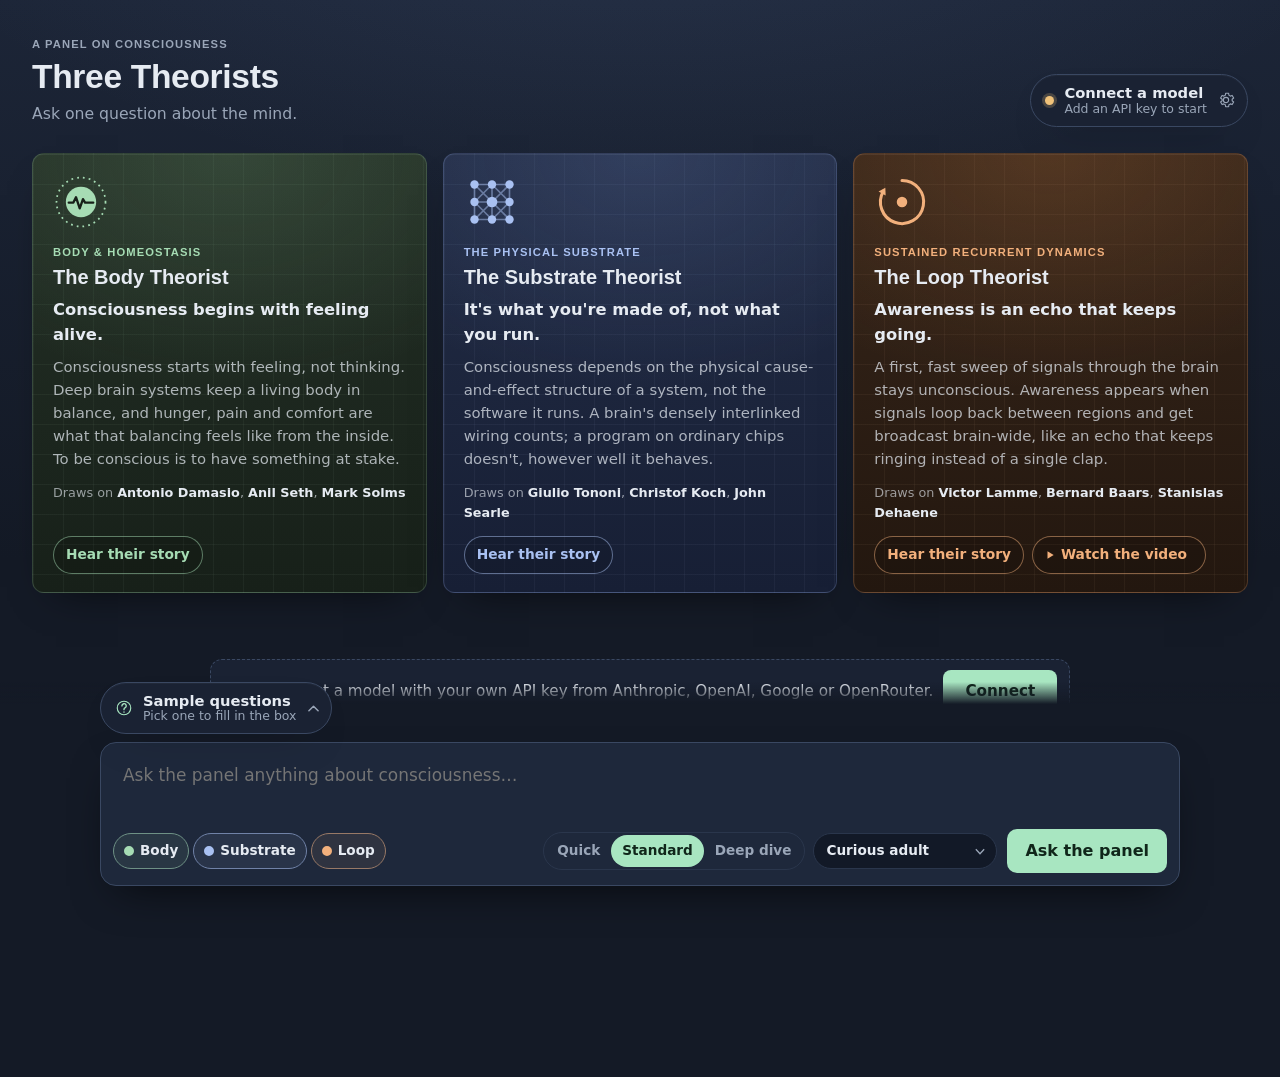
<file: index.html>
<!doctype html>
<html lang="en">
<head>
  <meta charset="utf-8">
  <meta name="viewport" content="width=device-width, initial-scale=1">
  <title>Three Theorists</title>
  <meta name="description" content="Ask a question about consciousness and hear it answered, in plain language, by three schools of thought: body and homeostasis, the physical substrate, and sustained recurrent dynamics.">
  <meta name="color-scheme" content="dark">
  <!-- Keys live in this page, so it may only talk to the four AI providers (and load its fonts). -->
  <meta http-equiv="Content-Security-Policy" content="default-src 'self'; script-src 'self'; style-src 'self' 'unsafe-inline' https://fonts.googleapis.com; font-src https://fonts.gstatic.com; img-src 'self' data:; connect-src https://api.anthropic.com https://api.openai.com https://generativelanguage.googleapis.com https://openrouter.ai; object-src 'none'; base-uri 'none'">
  <meta name="referrer" content="strict-origin-when-cross-origin">
  <link rel="icon" href="favicon.svg" type="image/svg+xml">
  <link rel="preconnect" href="https://fonts.googleapis.com">
  <link rel="preconnect" href="https://fonts.gstatic.com" crossorigin>
  <link rel="stylesheet" href="https://fonts.googleapis.com/css2?family=Schibsted+Grotesk:wght@500;600;650;700&family=Atkinson+Hyperlegible+Next:ital,wght@0,400;0,600;0,700;1,400&family=Atkinson+Hyperlegible+Mono:wght@400;600&display=swap">
  <link rel="stylesheet" href="css/app.css?v=5">
  <script type="module" src="js/app.js?v=5"></script>
</head>
<body>
  <a class="skip" href="#composer-input">Skip to the question box</a>

  <header class="masthead">
    <div class="brand">
      <p class="eyebrow">A panel on consciousness</p>
      <h1>Three Theorists</h1>
      <p class="tagline">Ask one question about the mind.</p>
    </div>
    <button class="connection" id="connection" type="button" aria-haspopup="dialog">
      <span class="connection-dot" aria-hidden="true"></span>
      <span class="connection-text">
        <span class="connection-label" id="connection-label">Connect a model</span>
        <span class="connection-detail" id="connection-detail">Add an API key to start</span>
      </span>
      <svg class="gear" viewBox="0 0 24 24" aria-hidden="true"><path d="M12 8.5a3.5 3.5 0 1 0 0 7 3.5 3.5 0 0 0 0-7Zm8.3 4.6-.1-2.2 2-1.5-2-3.5-2.4.9a8 8 0 0 0-1.9-1.1L15.5 3h-4l-.4 2.7c-.7.3-1.3.6-1.9 1.1l-2.4-.9-2 3.5 2 1.5a7.9 7.9 0 0 0 0 2.2l-2 1.5 2 3.5 2.4-.9c.6.5 1.2.8 1.9 1.1l.4 2.7h4l.4-2.7c.7-.3 1.3-.6 1.9-1.1l2.4.9 2-3.5-2-1.5Z" fill="none" stroke="currentColor" stroke-width="1.5" stroke-linejoin="round"/></svg>
    </button>
  </header>

  <section class="panel" aria-label="The panelists" id="panel"></section>

  <main class="thread" id="thread"></main>
  <p class="visually-hidden" id="announcer" role="status" aria-live="polite"></p>
  <div class="toast" id="toast" role="status" aria-live="polite" hidden></div>

  <form class="composer" id="composer" autocomplete="off">
    <div class="samples" id="samples">
      <button class="pill samples-toggle" id="samples-toggle" type="button" aria-haspopup="menu" aria-expanded="false" aria-controls="samples-menu">
        <svg class="pill-icon" viewBox="0 0 24 24" aria-hidden="true"><path d="M9.2 9.2a2.9 2.9 0 1 1 4.1 2.6c-.8.4-1.3 1.1-1.3 2v.4M12 17.3v.2" fill="none" stroke="currentColor" stroke-width="1.8" stroke-linecap="round"/><circle cx="12" cy="12" r="9" fill="none" stroke="currentColor" stroke-width="1.5"/></svg>
        <span class="pill-text">
          <span class="pill-label">Sample questions</span>
          <span class="pill-detail">Pick one to fill in the box</span>
        </span>
        <svg class="pill-chevron" viewBox="0 0 12 8" aria-hidden="true"><path d="M1 6.5 6 1.5l5 5" fill="none" stroke="currentColor" stroke-width="1.6" stroke-linecap="round" stroke-linejoin="round"/></svg>
      </button>
      <ul class="samples-menu" id="samples-menu" role="menu" aria-labelledby="samples-toggle" hidden></ul>
    </div>
    <div class="composer-inner">
      <label class="visually-hidden" for="composer-input">Your question for the panel</label>
      <textarea id="composer-input" rows="2" maxlength="2000" placeholder="Ask the panel anything about consciousness…"></textarea>
      <div class="composer-row">
        <fieldset class="who" id="who">
          <legend class="visually-hidden">Who answers</legend>
        </fieldset>
        <button class="tune-toggle" id="tune-toggle" type="button" aria-expanded="false" aria-controls="tuning" aria-label="Answer length and level">
          <svg viewBox="0 0 24 24" aria-hidden="true"><path d="M4 7h10M18 7h2M4 17h4M12 17h8" stroke="currentColor" stroke-width="1.8" stroke-linecap="round"/><circle cx="16" cy="7" r="2.2" fill="none" stroke="currentColor" stroke-width="1.8"/><circle cx="10" cy="17" r="2.2" fill="none" stroke="currentColor" stroke-width="1.8"/></svg>
        </button>
        <div class="tuning" id="tuning">
          <fieldset class="segmented" id="length">
            <legend class="visually-hidden">Answer length</legend>
          </fieldset>
          <label class="visually-hidden" for="level">Explain it for</label>
          <select id="level" class="level"></select>
        </div>
        <button class="ask" id="ask" type="submit">Ask<span class="ask-more"> the panel</span></button>
      </div>
    </div>
  </form>

  <dialog class="settings" id="settings" aria-labelledby="settings-title">
    <form method="dialog" class="settings-form" id="settings-form">
      <header class="settings-head">
        <h2 id="settings-title">Connect a model</h2>
        <button class="icon-button" type="button" id="close-settings" aria-label="Close settings">×</button>
      </header>
      <p class="settings-lede" id="settings-lede">All three theorists run on the model you pick here. This page has no server: your key goes only to the provider you choose.</p>

      <label class="field">
        <span class="field-label">Provider</span>
        <select id="provider"></select>
      </label>

      <div class="field">
        <label class="field-label" for="api-key">API key</label>
        <div class="key-row">
          <input id="api-key" type="password" autocomplete="off" spellcheck="false" autocapitalize="off" placeholder="Paste your key">
          <button class="quiet" type="button" id="toggle-key" aria-pressed="false">Show</button>
        </div>
        <p class="field-hint"><span id="key-hint"></span> <a id="keys-link" href="#" target="_blank" rel="noopener noreferrer">Get a key</a></p>
        <label class="check">
          <input type="checkbox" id="remember">
          <span>Remember the key on this device. Otherwise it's forgotten when you close this tab.</span>
        </label>
      </div>

      <div class="field">
        <div class="field-label-row">
          <label class="field-label" for="model">Model</label>
          <button class="quiet" type="button" id="load-models">Load models</button>
        </div>
        <input id="model-filter" class="model-filter" type="search" placeholder="Filter models" aria-label="Filter models" hidden>
        <select id="model" disabled>
          <option value="">Load models to choose one</option>
        </select>
        <p class="field-status" id="model-status" role="status"></p>
      </div>

      <footer class="settings-foot">
        <button class="quiet danger" type="button" id="forget-key">Forget this key</button>
        <button class="primary" type="button" id="save-settings">Save</button>
      </footer>
    </form>
  </dialog>

  <template id="empty-template">
    <section class="empty">
      <p class="fine-print">The theorists are AI models voicing each school of thought, not the scientists themselves. They can be wrong. Treat their answers as a starting point.</p>
    </section>
  </template>
</body>
</html>
</file>
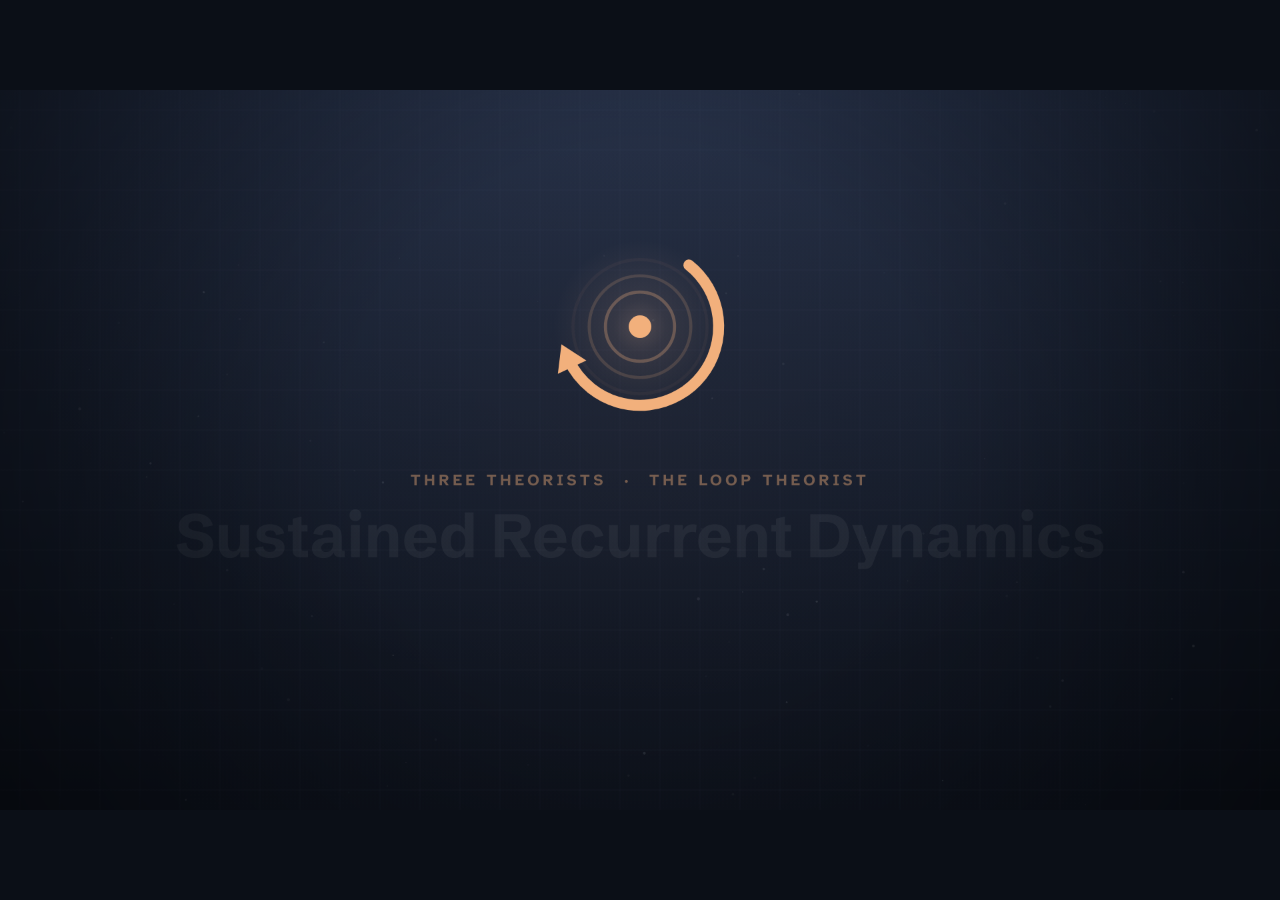
<file: video/loop-theory.html>
<!doctype html>
<html lang="en">
<head>
  <meta charset="utf-8">
  <meta name="viewport" content="width=device-width, initial-scale=1">
  <title>Loop Theory Explainer</title>
  <meta name="description" content="A short animation of what the sustained recurrent dynamics school claims: sustained loops, ignition, and ongoing activity with no input.">
  <meta name="color-scheme" content="dark">
  <link rel="icon" href="../favicon.svg" type="image/svg+xml">
  <style>
    /* The app's two typefaces, bundled so frames render the same offline (SIL OFL, see fonts/OFL.txt). */
    @font-face { font-family: "Schibsted Grotesk"; font-weight: 400 900; src: url(fonts/schibsted-grotesk.woff2) format("woff2"); }
    @font-face { font-family: "Atkinson Hyperlegible Next"; font-weight: 200 800; src: url(fonts/atkinson-hyperlegible-next.woff2) format("woff2"); }
    @font-face { font-family: "Atkinson Hyperlegible Next"; font-style: italic; font-weight: 400; src: url(fonts/atkinson-hyperlegible-next-italic.woff2) format("woff2"); }
    html, body { margin: 0; height: 100%; background: #0b0f17; }
    body { display: grid; place-items: center; overflow: hidden; }
    canvas { display: block; width: min(100vw, 177.78vh); height: auto; aspect-ratio: 16 / 9; }
    body.render canvas { width: 1920px; height: 1080px; }
  </style>
</head>
<body>
  <canvas id="stage" width="1920" height="1080" role="img" aria-label="Animation: what the Loop Theory of consciousness claims"></canvas>
  <script>if (location.search.includes("render")) document.body.classList.add("render");</script>
  <script type="module" src="loop-theory.js"></script>
</body>
</html>
</file>
<file: css/app.css>
/* Three Theorists: a night console. Each theorist gets a tinted panel of its own. */

:root {
  --page-top: #1c2537;
  --page: #141a26;
  --surface: #1a2233;
  --surface-raised: #1e283b;
  --field: #121927;
  --card: var(--surface);
  --ink: #e6ebf2;
  --muted: #9aa6b8;
  --line: #2a364c;
  --line-strong: #3a4862;
  --wash: rgba(230, 235, 242, 0.06);
  --shadow: inset 0 1px 0 rgba(255, 255, 255, 0.03), 0 18px 40px -24px rgba(0, 0, 0, 0.75);
  --accent: #a8e6c1;
  --on-accent: #10261a;

  /* Theorist inks: names of schools, dots, list markers, the typing caret. */
  --body-ink: #a6dcb4;
  --substrate-ink: #a9c1f2;
  --loop-ink: #f2b07c;

  --ok: #8fdcb0;
  --warn: #f0c27a;
  --danger: #f29098;

  --font-display: "Schibsted Grotesk", "Helvetica Neue", Arial, sans-serif;
  --font-body: "Atkinson Hyperlegible Next", "Atkinson Hyperlegible", system-ui, sans-serif;
  --font-mono: "Atkinson Hyperlegible Mono", ui-monospace, "SF Mono", Menlo, monospace;

  --radius: 12px;
  --gutter: clamp(16px, 3vw, 32px);
  color-scheme: dark;
}

/* Panel fills: a two-tone gradient, a soft glow from the top edge, faint grid lines, hairline edges. */
[data-theorist="body"] {
  --fill-top: #243026;
  --fill-bottom: #172019;
  --glow: rgba(150, 205, 160, 0.15);
  --edge: rgba(160, 210, 175, 0.2);
  --grid-line: rgba(185, 225, 195, 0.05);
}

[data-theorist="substrate"] {
  --fill-top: #222c45;
  --fill-bottom: #171f35;
  --glow: rgba(140, 170, 235, 0.15);
  --edge: rgba(150, 175, 230, 0.22);
  --grid-line: rgba(180, 200, 240, 0.05);
}

[data-theorist="loop"] {
  --fill-top: #37261a;
  --fill-bottom: #23170f;
  --glow: rgba(240, 150, 80, 0.15);
  --edge: rgba(240, 170, 120, 0.22);
  --grid-line: rgba(245, 200, 160, 0.05);
}

/* The heartbeat line in the body emblem is cut out of the panel color. */
[data-theorist] {
  --card: var(--fill-bottom);
}

*,
*::before,
*::after {
  box-sizing: border-box;
}

html {
  -webkit-text-size-adjust: 100%;
}

body {
  margin: 0;
  min-height: 100vh;
  background-color: var(--page);
  background-image:
    radial-gradient(1100px 520px at 50% -160px, rgba(120, 150, 210, 0.13), transparent 70%),
    linear-gradient(180deg, var(--page-top), var(--page) 560px);
  background-repeat: no-repeat;
  color: var(--ink);
  font-family: var(--font-body);
  font-size: 1rem;
  line-height: 1.55;
  display: flex;
  flex-direction: column;
}

button,
input,
select,
textarea {
  font: inherit;
  color: inherit;
}

button {
  cursor: pointer;
}

:focus-visible {
  outline: 2px solid var(--accent);
  outline-offset: 2px;
  border-radius: 6px;
}

a {
  color: inherit;
  text-underline-offset: 3px;
}

.visually-hidden {
  position: absolute !important;
  width: 1px;
  height: 1px;
  padding: 0;
  margin: -1px;
  overflow: hidden;
  clip: rect(0 0 0 0);
  white-space: nowrap;
  border: 0;
}

.skip {
  position: absolute;
  left: 12px;
  top: -60px;
  background: var(--accent);
  color: var(--on-accent);
  padding: 8px 12px;
  border-radius: 8px;
  z-index: 50;
}

.skip:focus {
  top: 12px;
}

/* ------------------------------------------------------------------ Masthead */

.masthead {
  width: 100%;
  max-width: 1280px;
  margin: 0 auto;
  padding: clamp(20px, 3.5vw, 36px) var(--gutter) 18px;
  display: flex;
  align-items: flex-end;
  justify-content: space-between;
  gap: 24px;
}

.eyebrow,
.theorist-school,
.round-label,
.answer-school,
.field-label,
.meta {
  font-family: var(--font-display);
  font-size: 0.7rem;
  font-weight: 700;
  letter-spacing: 0.1em;
  text-transform: uppercase;
}

.eyebrow {
  margin: 0 0 6px;
  color: var(--muted);
}

h1 {
  margin: 0;
  font-family: var(--font-display);
  font-weight: 700;
  font-size: clamp(1.6rem, 3vw, 2.1rem);
  line-height: 1.1;
  letter-spacing: -0.01em;
}

.tagline {
  margin: 6px 0 0;
  max-width: 54ch;
  color: var(--muted);
  font-size: 0.98rem;
}

.connection,
.pill {
  flex: none;
  display: flex;
  align-items: center;
  gap: 10px;
  max-width: 320px;
  padding: 9px 12px 9px 14px;
  background: var(--surface);
  border: 1px solid var(--line-strong);
  border-radius: 999px;
  box-shadow: var(--shadow);
  text-align: left;
}

.connection:hover,
.pill:hover {
  border-color: color-mix(in srgb, var(--accent) 45%, var(--line-strong));
}

.connection-dot {
  flex: none;
  width: 9px;
  height: 9px;
  border-radius: 50%;
  background: var(--warn);
  box-shadow: 0 0 0 3px color-mix(in srgb, var(--warn) 22%, transparent);
}

.connection.is-ready .connection-dot {
  background: var(--ok);
  box-shadow: 0 0 0 3px color-mix(in srgb, var(--ok) 22%, transparent);
}

.connection-text,
.pill-text {
  display: flex;
  flex-direction: column;
  min-width: 0;
  line-height: 1.2;
}

.connection-label,
.pill-label {
  font-weight: 700;
  font-size: 0.92rem;
  white-space: nowrap;
  overflow: hidden;
  text-overflow: ellipsis;
}

.connection-detail,
.pill-detail {
  font-size: 0.78rem;
  color: var(--muted);
  white-space: nowrap;
  overflow: hidden;
  text-overflow: ellipsis;
}

.gear {
  flex: none;
  width: 18px;
  height: 18px;
  color: var(--muted);
}

/* ---------------------------------------------------------- Sample questions */

.samples {
  position: relative;
  max-width: 1080px;
  margin: 0 auto 8px;
}

.pill-icon {
  flex: none;
  width: 18px;
  height: 18px;
  color: var(--accent);
}

.pill-chevron {
  flex: none;
  width: 11px;
  height: 11px;
  margin-left: 2px;
  color: var(--muted);
  transition: transform 0.15s;
}

.samples.is-open .pill-chevron {
  transform: rotate(180deg);
}

.samples.is-open .pill {
  border-color: color-mix(in srgb, var(--accent) 55%, var(--line-strong));
}

/* Opens upward: the question box sits at the bottom of the screen. */
.samples-menu {
  position: absolute;
  bottom: calc(100% + 8px);
  left: 0;
  z-index: 20;
  width: min(560px, 100%);
  max-height: min(60vh, 440px);
  overflow-y: auto;
  margin: 0;
  padding: 6px;
  list-style: none;
  background: var(--surface-raised);
  border: 1px solid var(--line-strong);
  border-radius: 14px;
  box-shadow: 0 24px 60px -24px rgba(0, 0, 0, 0.8);
}

.sample {
  display: block;
  width: 100%;
  padding: 10px 12px;
  border: 0;
  border-radius: 8px;
  background: transparent;
  font-size: 0.95rem;
  line-height: 1.35;
  text-align: left;
}

.sample:hover,
.sample:focus {
  background: color-mix(in srgb, var(--accent) 12%, transparent);
}

.sample:focus-visible {
  outline: 2px solid var(--accent);
  outline-offset: -2px;
}

/* --------------------------------------------------------------------- Panel */

.panel {
  width: 100%;
  max-width: 1280px;
  margin: 0 auto;
  padding: 8px var(--gutter) 0;
  display: grid;
  grid-template-columns: repeat(3, minmax(0, 1fr));
  gap: 16px;
}

.theorist {
  position: relative;
  display: flex;
  flex-direction: column;
  gap: 14px;
  padding: 20px 20px 18px;
  background:
    radial-gradient(120% 75% at 50% 0%, var(--glow), transparent 72%),
    linear-gradient(var(--grid-line) 1px, transparent 1px) 0 0 / 100% 30px,
    linear-gradient(90deg, var(--grid-line) 1px, transparent 1px) 0 0 / 30px 100%,
    linear-gradient(180deg, var(--fill-top), var(--fill-bottom));
  border: 1px solid var(--edge);
  border-radius: var(--radius);
  box-shadow: var(--shadow);
}

.theorist .emblem {
  width: 56px;
  height: 56px;
  color: var(--ink-color);
}

.theorist-text {
  display: flex;
  flex-direction: column;
  flex: 1;
}

.theorist-school {
  margin: 0;
  color: var(--ink-color);
}

.theorist-name {
  margin: 4px 0 0;
  font-family: var(--font-display);
  font-weight: 700;
  font-size: 1.25rem;
  line-height: 1.2;
}

.theorist-thesis {
  margin: 8px 0 0;
  font-weight: 700;
  font-size: 1.02rem;
}

.theorist-blurb {
  margin: 8px 0 0;
  color: color-mix(in srgb, var(--ink) 72%, transparent);
  font-size: 0.93rem;
}

.theorist-influences {
  margin: 12px 0 0;
  font-size: 0.8rem;
  color: color-mix(in srgb, var(--ink) 62%, transparent);
}

.theorist-influences strong {
  color: var(--ink);
  font-weight: 600;
}

.story {
  padding: 7px 12px;
  border: 1px solid color-mix(in srgb, var(--ink-color) 50%, transparent);
  border-radius: 999px;
  background: rgba(0, 0, 0, 0.12);
  color: var(--ink-color);
  font-weight: 700;
  font-size: 0.86rem;
}

.story:hover:not(:disabled) {
  background: color-mix(in srgb, var(--ink-color) 14%, transparent);
}

.story-wrap {
  margin-top: auto;
  padding-top: 14px;
  display: flex;
  flex-wrap: wrap;
  gap: 8px;
}

.story-video {
  display: inline-flex;
  align-items: center;
  gap: 6px;
  text-decoration: none;
}

.story-icon {
  width: 10px;
  height: 10px;
}

/* ------------------------------------------------------------------ Emblems */

.emblem {
  display: block;
  overflow: visible;
}

.emblem * {
  transform-box: view-box;
  transform-origin: 24px 24px;
}

.e-ripple {
  opacity: 0;
}

.is-speaking .e-breath {
  animation: breathe 2.6s ease-in-out infinite;
}

.is-speaking .e-ring {
  animation: turn 16s linear infinite;
}

.is-speaking .e-nodes circle {
  animation: fire 1.8s ease-in-out infinite;
}

.is-speaking .e-nodes circle:nth-child(2) { animation-delay: 0.2s; }
.is-speaking .e-nodes circle:nth-child(3) { animation-delay: 0.4s; }
.is-speaking .e-nodes circle:nth-child(4) { animation-delay: 0.6s; }
.is-speaking .e-nodes circle:nth-child(5) { animation-delay: 0.8s; }
.is-speaking .e-nodes circle:nth-child(6) { animation-delay: 1s; }
.is-speaking .e-nodes circle:nth-child(7) { animation-delay: 1.2s; }
.is-speaking .e-nodes circle:nth-child(8) { animation-delay: 1.4s; }
.is-speaking .e-nodes circle:nth-child(9) { animation: fire-core 1.8s ease-in-out infinite; }

.is-speaking .e-orbit {
  animation: turn 2.4s linear infinite;
}

.is-speaking .e-ripple {
  animation: echo 2.4s ease-out infinite;
}

.is-speaking .e-ripple-2 {
  animation-delay: 1.2s;
}

@keyframes breathe {
  0%, 100% { transform: scale(0.84); }
  50% { transform: scale(1.04); }
}

@keyframes turn {
  to { transform: rotate(360deg); }
}

@keyframes fire {
  0%, 100% { opacity: 0.3; }
  40% { opacity: 1; }
}

@keyframes fire-core {
  0%, 100% { transform: scale(0.8); }
  50% { transform: scale(1.25); }
}

@keyframes echo {
  0% { transform: scale(0.7); opacity: 0.9; }
  100% { transform: scale(2.9); opacity: 0; }
}

/* -------------------------------------------------------------------- Thread */

.thread {
  flex: 1;
  width: 100%;
  max-width: 1280px;
  margin: 0 auto;
  padding: 12px var(--gutter) 48px;
}

.toolbar {
  display: flex;
  justify-content: flex-end;
  gap: 4px;
  margin: 18px 0 -8px;
}

.quiet {
  padding: 6px 10px;
  border: 0;
  border-radius: 8px;
  background: transparent;
  color: var(--muted);
  font-size: 0.86rem;
  font-weight: 600;
}

.quiet:hover:not(:disabled) {
  background: var(--wash);
  color: var(--ink);
}

.quiet.danger:hover:not(:disabled) {
  color: var(--danger);
}

button:disabled {
  cursor: not-allowed;
  opacity: 0.5;
}

/* Empty state */

.empty {
  max-width: 880px;
  margin: 32px auto 0;
  text-align: center;
}

.connect-callout {
  display: inline-flex;
  align-items: center;
  gap: 10px;
  margin: 22px auto 0;
  padding: 10px 12px 10px 16px;
  border: 1px dashed var(--line-strong);
  border-radius: 12px;
  background: var(--surface);
  font-size: 0.95rem;
  text-align: left;
}

.fine-print {
  margin: 24px auto 0;
  max-width: 60ch;
  font-size: 0.84rem;
  color: var(--muted);
}

/* Rounds */

.round {
  margin-top: 44px;
  scroll-margin-top: 16px;
}

/* Leave room to scroll the newest question to the top while answers stream in below it. */
.round:last-child {
  min-height: calc(100vh - 260px);
}

.round-q {
  max-width: 900px;
  margin-bottom: 16px;
  padding-left: 14px;
  border-left: 3px solid var(--accent);
}

.round-label {
  margin: 0;
  color: var(--muted);
}

.round-text {
  margin: 4px 0 0;
  font-family: var(--font-display);
  font-weight: 650;
  font-size: clamp(1.1rem, 1.9vw, 1.4rem);
  line-height: 1.3;
  overflow-wrap: anywhere;
}

.round-rebuttal .round-q {
  border-left-style: dotted;
}

.round-rebuttal .round-text {
  font-size: clamp(1rem, 1.6vw, 1.15rem);
  color: var(--muted);
}

.answers {
  display: grid;
  grid-template-columns: repeat(var(--cols, 3), minmax(0, 1fr));
  gap: 16px;
  align-items: start;
}

.answers[data-count="1"] {
  --cols: 1;
  max-width: 780px;
}

.answers[data-count="2"] {
  --cols: 2;
}

.answer {
  display: flex;
  flex-direction: column;
  min-width: 0;
  background:
    radial-gradient(120% 50% at 50% 0%, var(--glow), transparent 72%),
    linear-gradient(180deg, var(--fill-top), var(--fill-bottom) 70%);
  border: 1px solid var(--edge);
  border-radius: var(--radius);
  box-shadow: var(--shadow);
}

.answer-head {
  display: flex;
  align-items: center;
  gap: 10px;
  padding: 14px 18px 0;
}

.answer-head .emblem {
  width: 30px;
  height: 30px;
  flex: none;
  color: var(--ink-color);
}

.answer-who {
  display: flex;
  flex-direction: column;
  min-width: 0;
  line-height: 1.2;
}

.answer-name {
  font-family: var(--font-display);
  font-weight: 700;
  font-size: 1rem;
}

.answer-school {
  color: var(--ink-color);
  font-size: 0.66rem;
}

.answer-body {
  padding: 10px 18px 4px;
  font-size: 1.02rem;
  line-height: 1.62;
  overflow-wrap: anywhere;
}

.md p,
.md ul,
.md ol,
.md blockquote {
  margin: 0 0 0.8em;
}

.md ul,
.md ol {
  padding-left: 1.2em;
}

.md li {
  margin: 0.3em 0;
}

.md li::marker {
  color: var(--ink-color);
}

.md strong {
  font-weight: 700;
  background: linear-gradient(transparent 62%, color-mix(in srgb, var(--ink-color) 26%, transparent) 62%);
}

.md blockquote {
  padding-left: 12px;
  border-left: 2px solid var(--ink-color);
  color: var(--muted);
}

.md code {
  font-family: var(--font-mono);
  font-size: 0.88em;
  padding: 1px 5px;
  border-radius: 5px;
  background: var(--wash);
}

.md .md-heading {
  margin-bottom: 0.3em;
}

.caret {
  display: inline-block;
  width: 0.5em;
  height: 1.05em;
  margin-left: 2px;
  vertical-align: -0.16em;
  background: var(--ink-color);
  border-radius: 1px;
  animation: blink 1s steps(2, start) infinite;
}

@keyframes blink {
  to { visibility: hidden; }
}

.thinking {
  color: var(--muted);
  font-style: italic;
}

.answer-foot {
  display: flex;
  flex-wrap: wrap;
  align-items: center;
  gap: 4px 8px;
  min-height: 44px;
  padding: 6px 12px 10px 18px;
  border-top: 1px solid var(--edge);
  margin-top: 6px;
}

.answer-foot:empty {
  display: none;
}

.meta {
  flex: 1;
  min-width: 0;
  font-family: var(--font-mono);
  color: var(--muted);
  font-size: 0.66rem;
  font-weight: 400;
  overflow: hidden;
  text-overflow: ellipsis;
  white-space: nowrap;
}

.answer-note,
.answer-error {
  flex-basis: 100%;
  margin: 4px 0 2px;
  font-size: 0.88rem;
}

.answer-note {
  color: var(--warn);
}

.answer-error {
  color: var(--danger);
  font-weight: 600;
}

.round-actions {
  display: flex;
  justify-content: center;
  margin-top: 16px;
}

.rebut {
  display: inline-flex;
  align-items: center;
  gap: 10px;
  padding: 10px 18px;
  border: 1px solid var(--line-strong);
  border-radius: 999px;
  background: var(--surface);
  box-shadow: var(--shadow);
  font-weight: 700;
}

.rebut:hover:not(:disabled) {
  border-color: var(--accent);
}

.rebut-dots {
  display: inline-flex;
  gap: 3px;
}

.rebut-dots span {
  width: 8px;
  height: 8px;
  border-radius: 50%;
}

/* ------------------------------------------------------------------ Composer */

.composer {
  position: sticky;
  bottom: 0;
  z-index: 10;
  width: 100%;
  padding: 0 var(--gutter) max(14px, env(safe-area-inset-bottom));
  background: linear-gradient(transparent, var(--page) 22px);
}

.composer-inner {
  max-width: 1080px;
  margin: 0 auto;
  padding: 12px;
  background: var(--surface-raised);
  border: 1px solid var(--line-strong);
  border-radius: 16px;
  box-shadow: 0 18px 44px -18px rgba(0, 0, 0, 0.7);
}

.composer textarea {
  display: block;
  width: 100%;
  min-height: 52px;
  max-height: 200px;
  padding: 8px 10px;
  border: 0;
  background: transparent;
  resize: none;
  font-size: 1.06rem;
  line-height: 1.45;
}

.composer textarea:focus-visible {
  outline: none;
}

.composer-inner:focus-within {
  border-color: color-mix(in srgb, var(--accent) 60%, var(--line-strong));
}

.composer-row {
  display: flex;
  flex-wrap: wrap;
  align-items: center;
  gap: 10px;
  padding-top: 8px;
}

.who,
.segmented {
  display: flex;
  gap: 4px;
  margin: 0;
  padding: 0;
  border: 0;
  min-width: 0;
}

.who-chip,
.seg {
  position: relative;
  display: inline-flex;
  align-items: center;
  gap: 6px;
  padding: 6px 10px;
  border: 1px solid var(--line);
  border-radius: 999px;
  font-size: 0.85rem;
  font-weight: 600;
  cursor: pointer;
  user-select: none;
}

.who-chip input,
.seg input {
  position: absolute;
  opacity: 0;
  pointer-events: none;
}

.who-dot {
  width: 10px;
  height: 10px;
  border-radius: 50%;
  border: 2px solid var(--ink-color);
}

.who-chip:has(input:checked) {
  border-color: color-mix(in srgb, var(--ink-color) 55%, var(--line));
  background: color-mix(in srgb, var(--ink-color) 8%, transparent);
}

.who-chip:has(input:checked) .who-dot {
  background: var(--ink-color);
}

.who-chip:not(:has(input:checked)) {
  color: var(--muted);
}

.who-chip:has(input:focus-visible),
.seg:has(input:focus-visible) {
  outline: 2px solid var(--accent);
  outline-offset: 2px;
}

.tuning {
  display: flex;
  flex-wrap: wrap;
  align-items: center;
  gap: 8px;
  margin-left: auto;
}

.segmented {
  gap: 0;
  padding: 2px;
  border: 1px solid var(--line);
  border-radius: 999px;
}

.seg {
  border: 0;
  padding: 5px 11px;
  color: var(--muted);
}

.seg:has(input:checked) {
  background: var(--accent);
  color: var(--on-accent);
}

.level {
  padding: 6px 30px 6px 12px;
  border: 1px solid var(--line);
  border-radius: 999px;
  background: var(--field) url("data:image/svg+xml,%3Csvg xmlns='http://www.w3.org/2000/svg' viewBox='0 0 12 8'%3E%3Cpath d='M1 1.5 6 6.5 11 1.5' fill='none' stroke='%239aa6b8' stroke-width='1.6'/%3E%3C/svg%3E") no-repeat right 11px center / 10px;
  appearance: none;
  font-size: 0.85rem;
  font-weight: 600;
}

.ask {
  flex: none;
  min-width: 132px;
  padding: 10px 18px;
  border: 0;
  border-radius: 10px;
  background: var(--accent);
  color: var(--on-accent);
  font-weight: 700;
}

.ask:hover {
  filter: brightness(1.15);
}

.ask.is-stop {
  background: transparent;
  color: var(--danger);
  box-shadow: inset 0 0 0 1.5px var(--danger);
}

.tune-toggle {
  display: none;
  align-items: center;
  justify-content: center;
  width: 38px;
  height: 34px;
  border: 1px solid var(--line);
  border-radius: 999px;
  background: transparent;
  color: var(--muted);
}

.tune-toggle svg {
  width: 20px;
  height: 20px;
}

.tune-toggle[aria-expanded="true"] {
  background: var(--accent);
  border-color: var(--accent);
  color: var(--on-accent);
}

/* --------------------------------------------------------------------- Toast */

.toast {
  position: fixed;
  left: 50%;
  bottom: 210px;
  transform: translateX(-50%);
  z-index: 40;
  padding: 9px 16px;
  border-radius: 999px;
  background: var(--accent);
  color: var(--on-accent);
  font-size: 0.9rem;
  font-weight: 600;
  box-shadow: var(--shadow);
}

/* ------------------------------------------------------------------ Settings */

.settings {
  width: min(520px, calc(100vw - 32px));
  max-height: calc(100vh - 32px);
  padding: 0;
  border: 1px solid var(--line-strong);
  border-radius: 16px;
  background: var(--surface-raised);
  color: var(--ink);
  box-shadow: 0 30px 80px -30px rgba(0, 0, 0, 0.5);
}

.settings::backdrop {
  background: rgba(6, 9, 15, 0.6);
  backdrop-filter: blur(2px);
}

.settings-form {
  display: flex;
  flex-direction: column;
  gap: 18px;
  padding: 22px 22px 18px;
}

.settings-head {
  display: flex;
  align-items: center;
  justify-content: space-between;
}

.settings-head h2 {
  margin: 0;
  font-family: var(--font-display);
  font-weight: 700;
  font-size: 1.2rem;
}

.icon-button {
  width: 36px;
  height: 36px;
  border: 0;
  border-radius: 10px;
  background: transparent;
  font-size: 1.5rem;
  line-height: 1;
  color: var(--muted);
}

.icon-button:hover {
  background: var(--wash);
  color: var(--ink);
}

.settings-lede {
  margin: -8px 0 0;
  color: var(--muted);
  font-size: 0.93rem;
}

.settings-lede.is-alert {
  color: var(--ink);
  font-weight: 600;
}

.field {
  display: flex;
  flex-direction: column;
  gap: 6px;
}

.field-label {
  color: var(--muted);
}

.field-label-row {
  display: flex;
  align-items: center;
  justify-content: space-between;
}

.field-label-row .quiet {
  margin: -6px -6px -6px 0;
}

.field select,
.field input[type="password"],
.field input[type="text"],
.model-filter {
  width: 100%;
  padding: 10px 12px;
  border: 1px solid var(--line-strong);
  border-radius: 8px;
  background: var(--field);
}

.field select:disabled {
  color: var(--muted);
}

.key-row {
  display: flex;
  gap: 6px;
}

.key-row input {
  flex: 1;
  min-width: 0;
  font-family: var(--font-mono);
  font-size: 0.9rem;
}

.field-hint,
.field-status {
  margin: 0;
  font-size: 0.84rem;
  color: var(--muted);
}

.field-status:empty {
  display: none;
}

.field-status.is-error {
  color: var(--danger);
  font-weight: 600;
}

.field-status.is-ok {
  color: var(--ok);
}

.check {
  display: flex;
  align-items: flex-start;
  gap: 8px;
  margin-top: 4px;
  font-size: 0.88rem;
}

.check input {
  margin-top: 3px;
  accent-color: var(--accent);
}

.settings-foot {
  display: flex;
  align-items: center;
  justify-content: space-between;
  padding-top: 4px;
}

.primary {
  padding: 10px 22px;
  border: 0;
  border-radius: 8px;
  background: var(--accent);
  color: var(--on-accent);
  font-weight: 700;
}

/* ---------------------------------------------------------------- Responsive */

@media (max-width: 900px) {
  .panel,
  .answers,
  .answers[data-count="2"] {
    grid-template-columns: minmax(0, 1fr);
  }

  .theorist {
    display: grid;
    grid-template-columns: 44px minmax(0, 1fr);
    gap: 4px 14px;
    padding: 14px 16px;
  }

  .theorist .emblem {
    width: 44px;
    height: 44px;
  }

  .theorist-name {
    font-size: 1.15rem;
  }

  .theorist-blurb,
  .theorist-influences {
    display: none;
  }

  .story-wrap {
    padding-top: 8px;
  }
}

@media (max-width: 640px) {
  .masthead {
    flex-direction: column;
    align-items: stretch;
    gap: 16px;
  }

  .connection {
    max-width: none;
    align-self: flex-start;
  }

  /* Two rows on phones: question + Ask, then who + an options toggle. */
  .composer-inner {
    display: grid;
    grid-template-columns: minmax(0, 1fr) auto;
    grid-template-areas:
      "input ask"
      "who toggle"
      "tuning tuning";
    align-items: center;
    gap: 8px;
    padding: 8px 8px 10px 10px;
  }

  .composer-row {
    display: contents;
  }

  .composer textarea {
    grid-area: input;
    min-height: 44px;
    padding: 6px 4px;
  }

  .ask {
    grid-area: ask;
    align-self: start;
    min-width: 0;
    padding: 10px 16px;
  }

  .ask-more {
    display: none;
  }

  .who {
    grid-area: who;
  }

  .tune-toggle {
    grid-area: toggle;
    justify-self: end;
    display: inline-flex;
  }

  .tuning {
    grid-area: tuning;
    display: none;
    margin-left: 0;
  }

  .composer.show-tuning .tuning {
    display: flex;
  }

  .who-chip {
    padding: 5px 9px;
    font-size: 0.82rem;
  }

  .toast {
    bottom: 190px;
  }

  /* One line on phones to keep the question area short. */
  .pill {
    padding: 7px 12px;
  }

  .pill-detail {
    display: none;
  }
}

@media (prefers-reduced-motion: reduce) {
  *,
  *::before,
  *::after {
    animation: none !important;
    transition: none !important;
  }

  .is-speaking .emblem {
    opacity: 0.6;
  }
}
</file>
